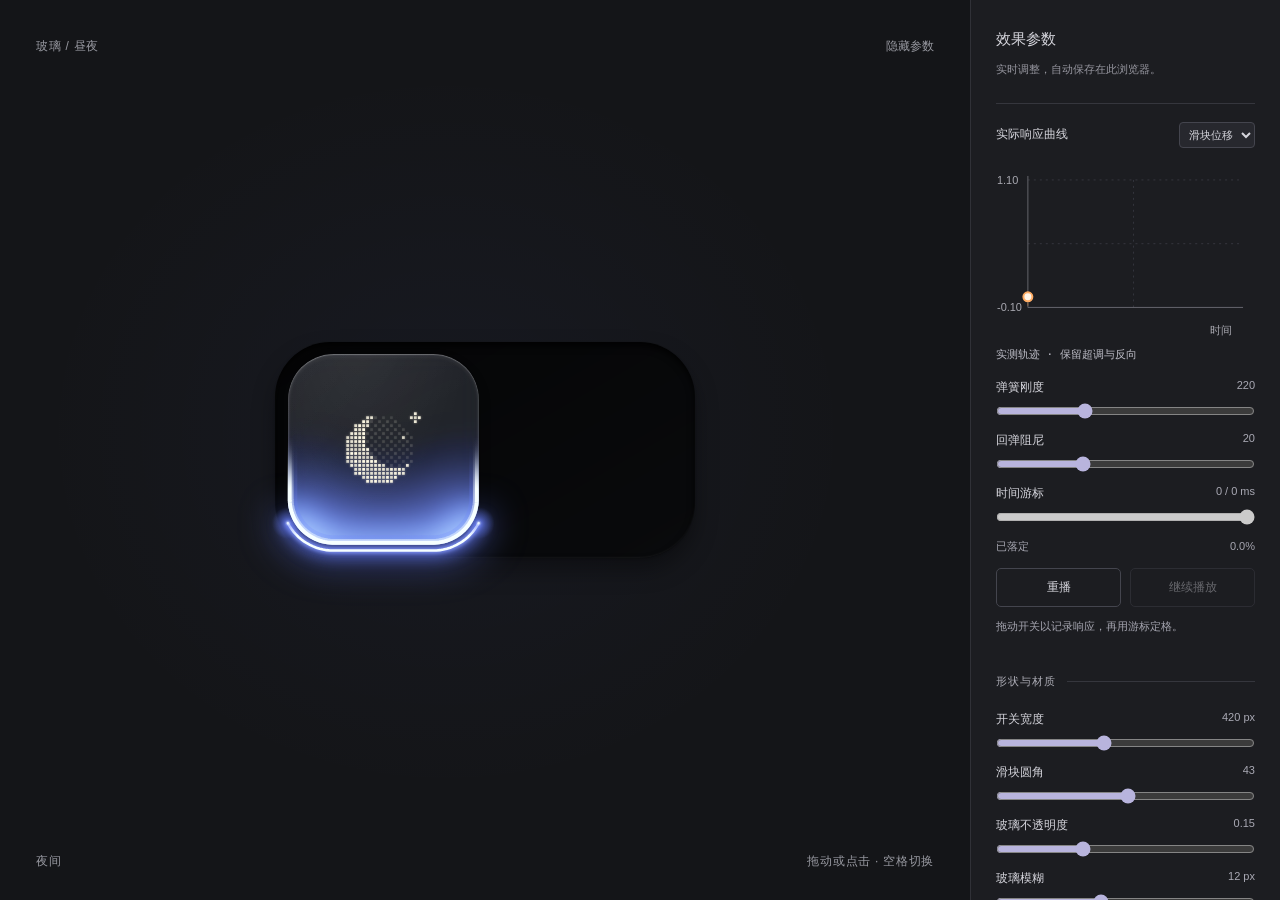
<file: index.html>
<!doctype html>
<html lang="zh-CN">
<head>
  <meta charset="utf-8">
  <meta name="viewport" content="width=device-width, initial-scale=1">
  <meta name="color-scheme" content="dark light">
  <title>玻璃 · 昼夜开关</title>
  <link rel="stylesheet" href="styles.css">
  <script src="dynamics.js" defer></script>
  <script src="motion.js" defer></script>
  <script src="gesture.js" defer></script>
  <script src="particles.js" defer></script>
  <script src="lighting.js" defer></script>
  <script src="settings.js" defer></script>
  <script src="curve-panel.js" defer></script>
  <script src="script.js" defer></script>
</head>
<body>
  <main class="workspace" id="workspace">
    <section class="stage relative overflow-clip" aria-label="开关预览">
      <header class="stage-header absolute z-2"><span>玻璃 / 昼夜</span><button class="text-button" id="panel-toggle" aria-expanded="true" aria-controls="panel">隐藏参数</button></header>
      <div class="ambient absolute decorative" aria-hidden="true"></div>
      <div class="switch-frame relative">
        <button id="theme-switch" class="theme-switch relative" type="button" role="switch" aria-checked="true" aria-label="夜间模式">
          <span class="track absolute decorative" aria-hidden="true"></span>
          <span class="thumb absolute decorative" aria-hidden="true">
            <span class="glass absolute"></span>
            <span class="glass-reflection absolute"></span>
            <canvas class="lighting absolute" aria-hidden="true"></canvas>
            <canvas class="particles absolute" aria-hidden="true"></canvas>
          </span>
        </button>
      </div>
      <footer class="stage-footer absolute"><span id="theme-label">夜间</span><span>拖动或点击 · 空格切换</span></footer>
    </section>
    <aside class="panel overflow-y-auto" id="panel" aria-label="效果参数">
      <header class="panel-header"><h1>效果参数</h1><p>实时调整，自动保存在此浏览器。</p></header>
      <section class="curve-panel" aria-label="动画曲线">
        <div class="curve-heading"><h2>实际响应曲线</h2><select id="curve-channel" aria-label="曲线类型"><option value="x">滑块位移</option><option value="sx">横向形变</option><option value="sy">纵向形变</option><option value="phase">高光相位</option><option value="morph">图案过渡</option></select></div>
        <svg id="curve-chart" viewBox="0 0 260 182" role="img" aria-labelledby="curve-title curve-description">
          <title id="curve-title">实际响应曲线</title><desc id="curve-description">横轴为记录时间，纵轴为实际值，包含超调。时间游标可以定格和重播最近一次交互。</desc>
          <path class="chart-grid" d="M32 20H244 M32 84H244 M138 20V148"/>
          <path class="chart-axis" d="M32 16V148H248"/>
          <text id="chart-ymax" x="1" y="24">1.1</text><text id="chart-ymin" x="1" y="152">−0.1</text><text x="215" y="175">时间</text>
          <path id="curve-line" class="chart-line"/>
          <path id="curve-guide" class="chart-guide"/>
          <circle id="curve-dot" class="chart-dot" r="4.5"/>
        </svg>
        <p id="curve-formula" class="curve-formula"></p>
        <div id="curve-tuning"></div>
        <label class="parameter"><span>时间游标</span><output id="timeline-output" for="timeline">100%</output><input id="timeline" type="range" min="0" max="1000" step="1" value="1000"></label>
        <div class="curve-readout"><span id="curve-direction">日间 → 夜间</span><span id="curve-value">完成 100%</span></div>
        <div class="curve-actions"><button class="action-button" id="replay" type="button">重播</button><button class="action-button" id="resume" type="button" disabled>继续播放</button></div>
        <p id="curve-status" class="curve-status" role="status">拖动开关以记录响应，再用游标定格。</p>
      </section>
      <form id="parameters"></form>
      <div class="panel-actions"><button class="action-button" id="reset" type="button">恢复默认</button><button class="action-button" id="export" type="button">导出参数</button></div>
      <p id="feedback" class="feedback" role="status" aria-live="polite"></p>
    </aside>
  </main>
</body>
</html>
</file>
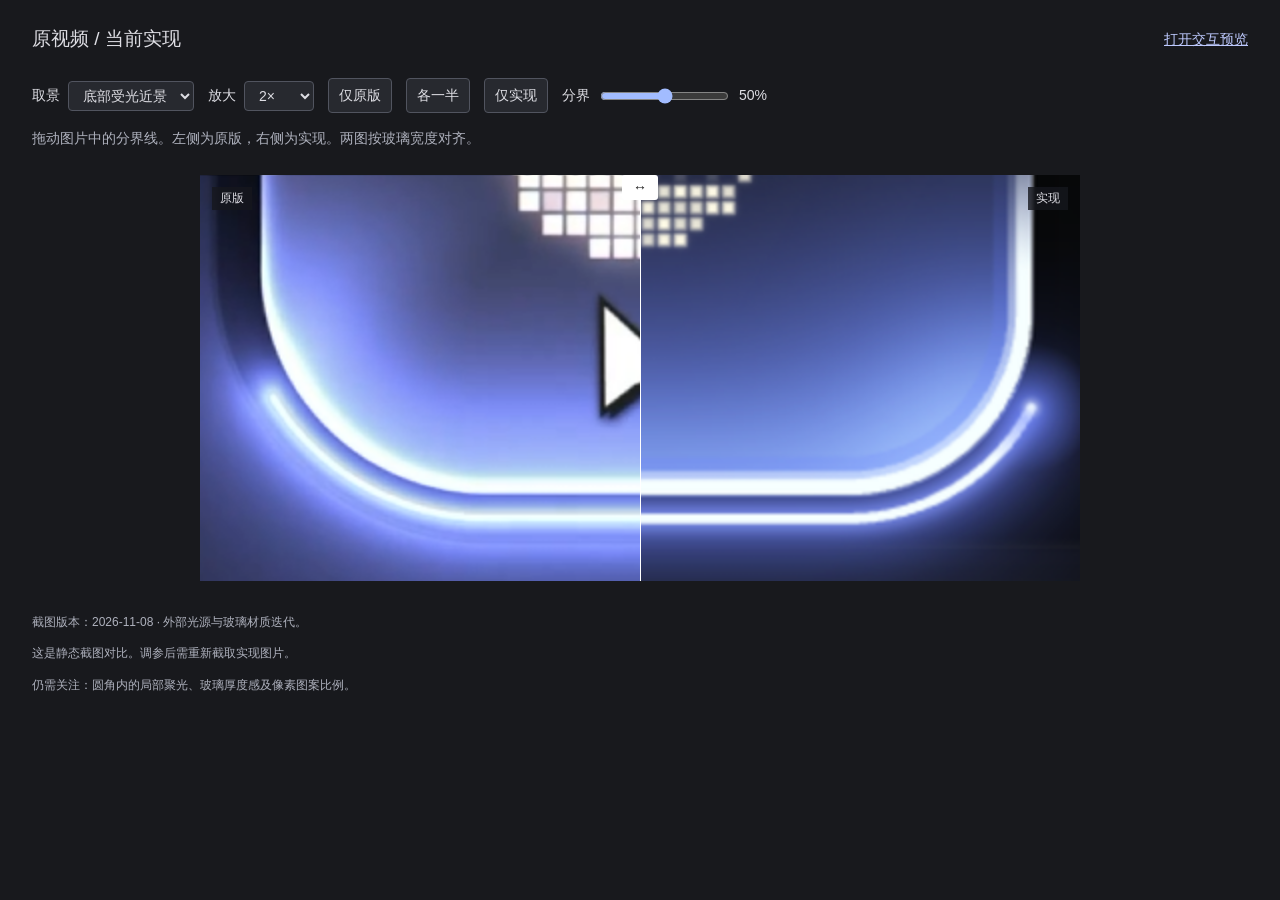
<file: comparison.html>
<!doctype html>
<html lang="zh-CN">
<head>
  <meta charset="utf-8"><meta name="viewport" content="width=device-width, initial-scale=1">
  <title>玻璃开关 · 图片对比</title>
  <link rel="stylesheet" href="comparison.css"><script src="comparison.js" defer></script>
</head>
<body>
  <header><h1>原视频 / 当前实现</h1><a href="index.html">打开交互预览</a></header>
  <div class="tools">
    <label>取景 <select id="view"><option value="whole">整块玻璃</option><option value="detail" selected>底部受光近景</option></select></label>
    <label>放大 <select id="zoom"><option value="1">1×</option><option value="1.5">1.5×</option><option value="2" selected>2×</option></select></label>
    <button id="original" type="button">仅原版</button><button id="split" type="button">各一半</button><button id="current" type="button">仅实现</button>
    <label>分界 <input id="reveal" type="range" min="0" max="100" value="50" aria-label="原版图片显示比例"><output id="percent">50%</output></label>
  </div>
  <p>拖动图片中的分界线。左侧为原版，右侧为实现。两图按玻璃宽度对齐。</p>
  <div class="viewport">
    <div class="comparison relative" id="comparison">
      <img class="layer absolute" id="local" src="evidence/light-local-detail.png" alt="本地实现的夜间玻璃开关">
      <img class="layer absolute" id="reference" src="evidence/light-reference-detail.png" alt="原视频的夜间玻璃开关">
      <span class="divider absolute" aria-hidden="true"><span>↔</span></span>
      <span class="tag original absolute">原版</span><span class="tag current absolute">实现</span>
    </div>
  </div>
  <footer>
    <p>截图版本：2026-11-08 · 外部光源与玻璃材质迭代。</p>
    <p>这是静态截图对比。调参后需重新截取实现图片。</p>
    <p>仍需关注：圆角内的局部聚光、玻璃厚度感及像素图案比例。</p>
  </footer>
</body>
</html>
</file>
<file: styles.css>
:root { font-family: "Segoe UI", "Microsoft YaHei", sans-serif; color: #dbdbde; background: #151619; font-synthesis: none; --day: 0; --accent: 105, 128, 255; --glass: .15; --blur: 12px; --radius: 43px; }
* { box-sizing: border-box; }
body { margin: 0; }
button, input { font: inherit; }
button { appearance: none; border: 0; padding: 0; color: inherit; cursor: pointer; }
button:focus-visible, input:focus-visible { outline: 2px solid #928cff; outline-offset: 5px; }
.relative { position: relative; }
.absolute { position: absolute; }
.decorative { pointer-events: none; }
.overflow-clip { overflow: clip; }
.overflow-y-auto { overflow-y: auto; }
.z-2 { z-index: 2; }
[hidden] { display: none !important; }
.workspace { display: grid; grid-template-columns: minmax(0, 1fr) 310px; min-height: 100svh; }
.workspace.panel-hidden { grid-template-columns: minmax(0, 1fr); }
.stage { display: grid; place-items: center; min-height: 600px; height: 100svh; background: rgb(calc(20 + var(--day) * 198), calc(21 + var(--day) * 196), calc(24 + var(--day) * 188)); color: rgb(calc(152 - var(--day) * 48), calc(153 - var(--day) * 49), calc(161 - var(--day) * 57)); isolation: isolate; }
.stage-header, .stage-footer { left: 36px; right: 36px; display: flex; align-items: center; justify-content: space-between; gap: 16px; font-size: 12px; letter-spacing: .06em; }
.stage-header { top: 30px; }
.stage-footer { bottom: 30px; }
.text-button { background: transparent; padding: 8px 0 8px 12px; font-size: 12px; }
.text-button:hover { text-decoration: underline; text-underline-offset: 4px; }
.ambient { inset: 0; background: radial-gradient(ellipse at 46% 48%, rgba(var(--accent), .045), transparent 55%); }
.switch-frame { width: min(var(--width, 420px), calc(100% - 70px)); aspect-ratio: 1.94; }
.theme-switch { display: block; width: 100%; height: 100%; background: transparent; border-radius: var(--track-radius); -webkit-tap-highlight-color: transparent; touch-action: none; user-select: none; cursor: grab; }
.theme-switch[data-state=pressed], .theme-switch[data-state=dragging] { cursor: grabbing; }
.theme-switch:focus-visible { outline-offset: 8px; }
.theme-switch[data-pointer-focus]:focus-visible { outline: none; }
.track { inset: 0; border-radius: var(--track-radius, 52px); background: linear-gradient(150deg, rgba(0,0,0,var(--track-shade,.5)), rgba(0,0,0,0)), rgb(calc(9 + var(--surface,0)*211), calc(10 + var(--surface,0)*209), calc(12 + var(--surface,0)*201)); box-shadow: inset 0 4px 7px rgba(0,0,0,calc(.8 - var(--day)*.54)), inset 0 -1px 2px rgba(255,255,255,calc(.06 + var(--day)*.15)), 0 12px 22px rgba(0,0,0,calc(.35 - var(--day)*.16)), 0 1px 2px rgba(0,0,0,.18); }
.thumb { top: 5.85%; left: 3.1%; width: 45.5%; height: 88.3%; border-radius: var(--radius); transform-origin: center; will-change: transform; }
.glass { inset: 0; border-radius: inherit; background: linear-gradient(150deg, rgba(255,255,255,.025), transparent 48%, rgba(255,255,255,calc(var(--surface,0)*.1))), rgba(calc(75 + var(--surface,0)*145),calc(79 + var(--surface,0)*140),calc(91 + var(--surface,0)*124),calc(.2 + var(--glass)*1.5 - var(--surface,0)*.18)); backdrop-filter: blur(var(--blur)); box-shadow: inset 0 1px 1px rgba(255,255,255,calc(.25 + var(--day)*.25)), inset 0 var(--bevel,2.2px) calc(var(--bevel,2.2px)*2.5) rgba(255,255,255,.075), inset 1px 0 var(--bevel,2.2px) rgba(255,255,255,.13), inset -1px -1px var(--bevel,2.2px) rgba(255,255,255,.12), 0 6px 12px rgba(0,0,0,calc(.33 - var(--day)*.13)); }
.glass-reflection { inset: 0; border-radius: inherit; background: radial-gradient(ellipse at 40% -25%, rgba(255,255,255,.055), transparent 65%), linear-gradient(120deg,rgba(255,255,255,.018),transparent 42%,rgba(0,0,0,.025)); }
.lighting { transform-origin: center; }
.particles { inset: 0; width: 100%; height: 100%; clip-path: inset(0 round var(--radius)); }
.panel { padding: 30px 25px 20px; background: #1c1d21; border-left: 1px solid #303137; color: #d5d5dc; height: 100svh; scrollbar-width: thin; scrollbar-color: #474850 transparent; }
.panel-header h1 { margin: 0; font-size: 15px; font-weight: 550; }
.panel-header p, .feedback { color: #96969f; font-size: 11px; line-height: 1.7; }
fieldset { padding: 20px 0 3px; margin: 20px 0 0; border: 0; border-top: 1px solid #35363d; min-width: 0; }
legend { padding: 0 10px 0 0; margin-bottom: 2px; color: #aaaab3; font-size: 11px; letter-spacing: .1em; }
.parameter { display: grid; grid-template-columns: 1fr auto; gap: 9px; margin-bottom: 15px; font-size: 12px; }
.parameter output { color: #a9a9b4; font-variant-numeric: tabular-nums; font-size: 11px; }
.parameter input[type=range] { grid-column: 1 / -1; width: 100%; margin: 0; height: 12px; accent-color: #b8b4dd; cursor: pointer; }
.parameter input[type=color] { width: 40px; height: 25px; padding: 2px; background: #303138; border: 1px solid #4b4c54; border-radius: 4px; cursor: pointer; }
.color-label { display: flex; align-items: center; justify-content: space-between; font-size: 12px; margin: 0 0 12px; }
.panel-actions { display: grid; grid-template-columns: 1fr 1fr; gap: 9px; margin-top: 20px; }
.action-button { padding: 10px 6px; border: 1px solid #44454e; border-radius: 5px; background: transparent; font-size: 12px; }
.action-button:hover { background: #303138; }
.feedback { min-height: 19px; margin: 10px 0 0; }
.curve-panel { margin-top: 24px; border-top: 1px solid #35363d; padding-top: 18px; }
.curve-heading, .curve-readout { display: flex; align-items: center; justify-content: space-between; gap: 8px; }
.curve-heading h2 { font-size: 12px; font-weight: 500; margin: 0; }
.curve-heading select { max-width: 140px; background: #27282e; color: #d5d5dc; border: 1px solid #44454e; border-radius: 4px; padding: 5px; font: inherit; font-size: 11px; }
#curve-chart { display: block; width: 100%; height: auto; margin: 12px 0 0; }
#curve-chart text { fill: #a8a8b0; font-size: 11px; }
.chart-axis { fill: none; stroke: #65656c; stroke-width: 1; }
.chart-grid { fill: none; stroke: #35363e; stroke-dasharray: 2 4; }
.chart-line { fill: none; stroke: #ffac64; stroke-width: 2.5; stroke-linecap: round; }
.chart-guide { fill: none; stroke: #a4744c; stroke-width: .8; stroke-dasharray: 3 3; }
.chart-dot { fill: #fff5e9; stroke: #ffac64; stroke-width: 2; }
.curve-formula { margin: 6px 0 16px; color: #bdbdc7; font: 11px/1.5 Consolas, monospace; }
.curve-readout, .curve-status { font-size: 11px; color: #a5a5b0; line-height: 1.6; }
.curve-actions { display: grid; grid-template-columns: 1fr 1fr; gap: 9px; margin-top: 12px; }
.curve-status { margin-bottom: 0; min-height: 36px; }
.action-button:disabled { cursor: default; opacity: .4; background: transparent; }
select:focus-visible { outline: 2px solid #928cff; outline-offset: 3px; }
@media (max-width: 760px) {
  .workspace { grid-template-columns: minmax(0, 1fr); }
  .stage { height: 65svh; min-height: 380px; }
  .panel { height: auto; border-left: 0; border-top: 1px solid #303137; padding: 26px; }
  .stage-header, .stage-footer { left: 22px; right: 22px; }
  .stage-header { top: 17px; }
  .stage-footer { bottom: 20px; font-size: 11px; }
  .workspace.panel-hidden .stage { height: 100svh; }
}
@media (max-height: 600px) and (min-width: 761px) { .stage { min-height: 400px; } }
</file>
<file: comparison.css>
:root { font: 14px/1.6 "Segoe UI", "Microsoft YaHei", sans-serif; color: #dedee4; background: #18191d; }
* { box-sizing: border-box; }
body { margin: 0; padding: 24px 32px; }
header, .tools { display: flex; align-items: center; gap: 20px; flex-wrap: wrap; }
header { justify-content: space-between; }
h1 { margin: 0; font-size: 19px; font-weight: 500; }
a { color: #becaff; }
.tools { margin-top: 24px; gap: 14px; }
label { display: flex; gap: 8px; align-items: center; }
button, select { font: inherit; color: inherit; background: #27292f; border: 1px solid #51545f; border-radius: 4px; padding: 5px 10px; }
button { cursor: pointer; }
button:hover { background: #353840; }
button:focus-visible, select:focus-visible, input:focus-visible { outline: 2px solid #a2bcff; outline-offset: 3px; }
input { accent-color: #a2bcff; }
output { width: 38px; font-variant-numeric: tabular-nums; }
p, footer { color: #aeb1bd; }
.viewport { overflow: auto; padding: 12px 0; }
.relative { position: relative; }
.absolute { position: absolute; }
.comparison { width: 880px; height: 406px; margin: 0 auto; touch-action: none; cursor: ew-resize; user-select: none; }
.layer { inset: 0; width: 100%; height: 100%; pointer-events: none; }
#reference { clip-path: inset(0 50% 0 0); }
.divider { left: 50%; top: 0; bottom: 0; width: 1px; background: #fff; pointer-events: none; }
.divider span { display: block; margin: 0 0 0 -18px; padding: 1px; width: 36px; text-align: center; background: #fff; color: #222; border-radius: 3px; }
.tag { top: 12px; padding: 2px 8px; background: #16171dcc; font-size: 12px; pointer-events: none; }
.original { left: 12px; }.current { right: 12px; }
footer { margin-top: 20px; font-size: 12px; }
</file>
